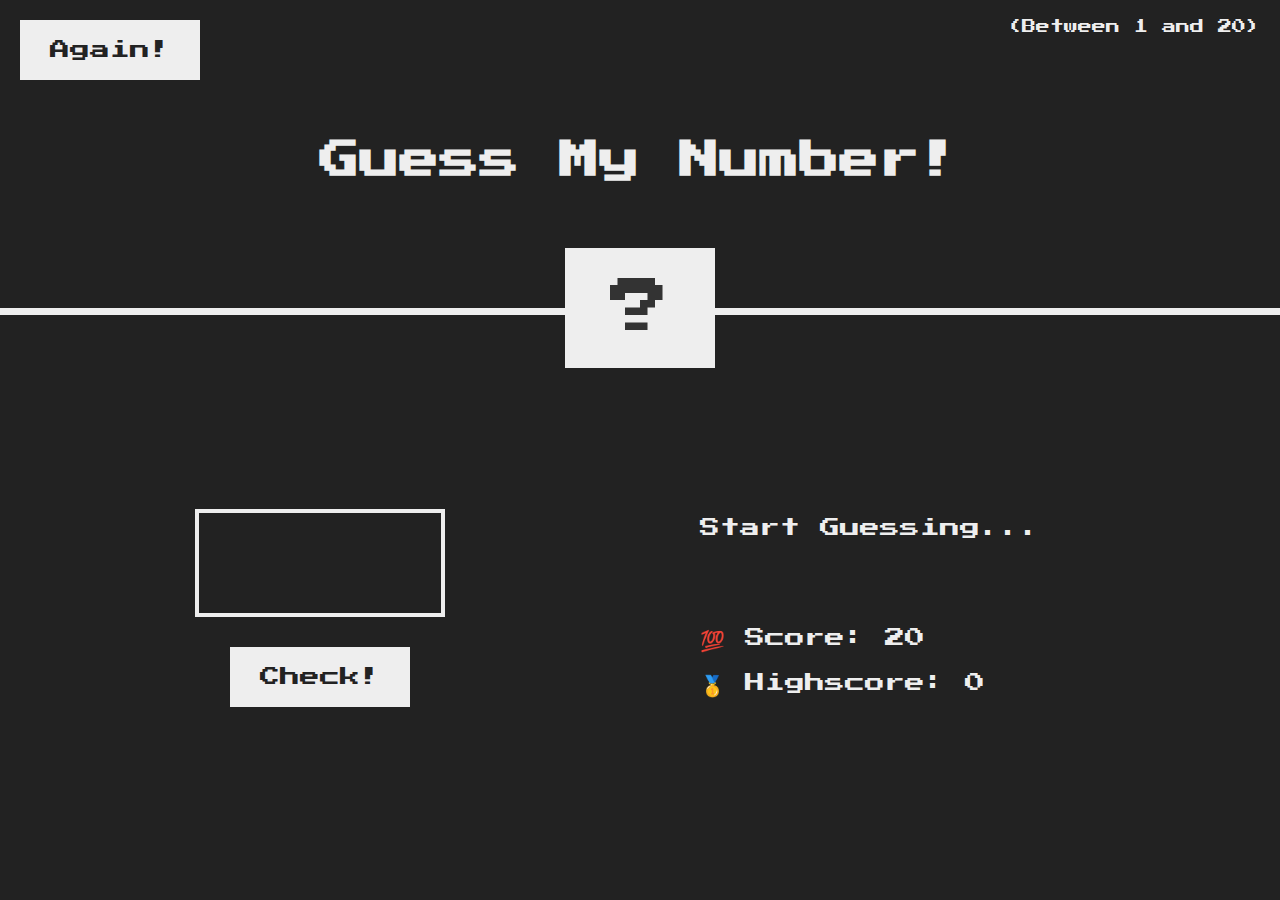
<file: jaun-projects/Guess-My-Number/index.html>
<!DOCTYPE html>
<html lang="en">
  <head>
    <meta charset="UTF-8" />
    <meta name="viewport" content="width=device-width, initial-scale=1.0" />
    <meta http-equiv="X-UA-Compatible" content="ie=edge" />
    <link rel="stylesheet" href="style.css" />
    <title>Guess My Number!</title>
  </head>
  <body>
    <header>
      <h1>Guess My Number!</h1>
      <p class="between">(Between 1 and 20)</p>
      <button class="btn again">Again!</button>
      <div class="number">?</div>
    </header>
    <main>
      <section class="left">
        <input type="number" class="guess" />
        <button class="btn check">Check!</button>
      </section>
      <section class="right">
        <p class="message">Start Guessing...</p>
        <p class="label-score">💯 Score: <span class="score">20</span></p>
        <p class="label-highscore">
          🥇 Highscore: <span class="highscore">0</span>
        </p>
      </section>
    </main>
    <script src="script.js"></script>
  </body>
</html>
</file>
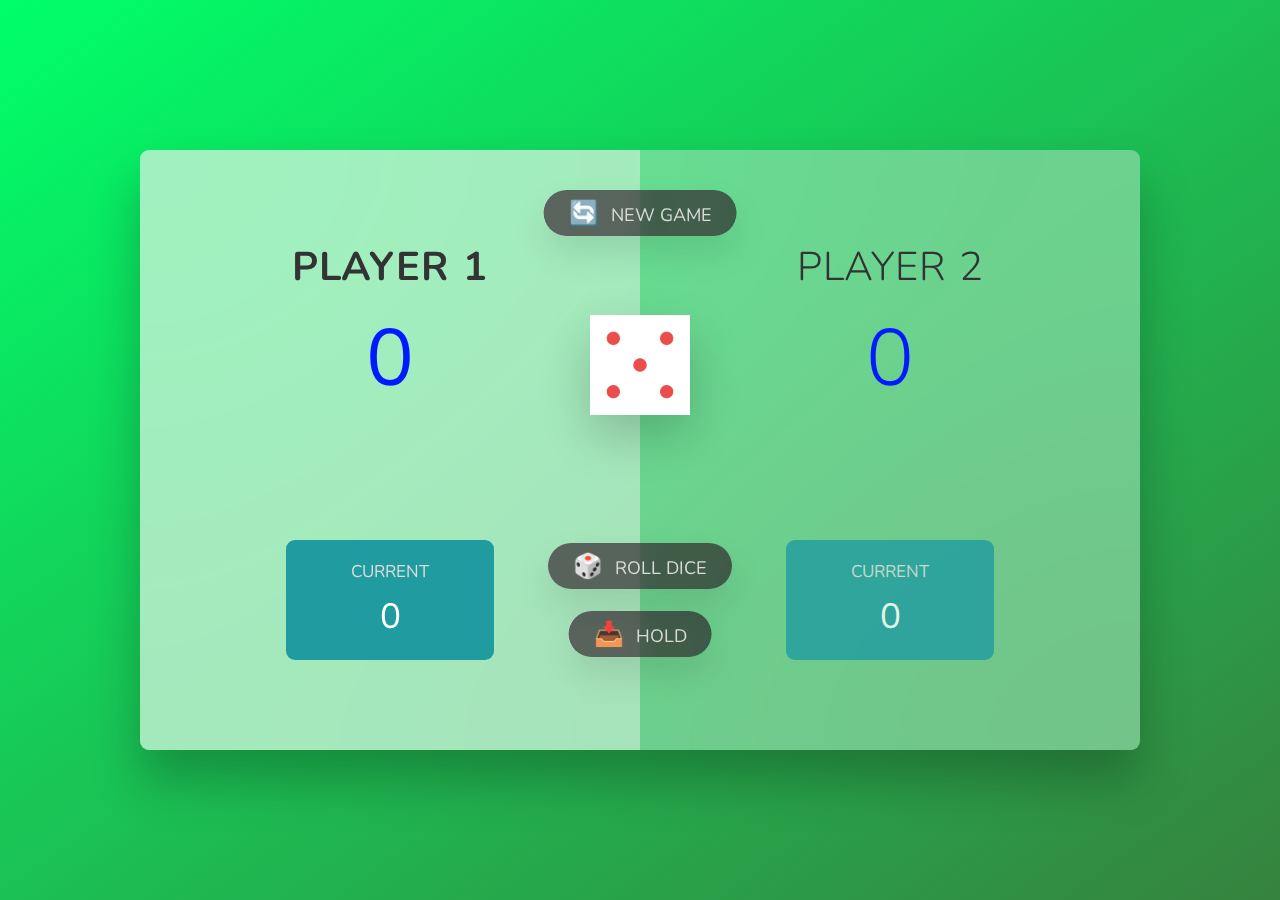
<file: jaun-projects/Pig-Game/index.html>
<!DOCTYPE html>
<html lang="en">
  <head>
    <meta charset="UTF-8" />
    <meta name="viewport" content="width=device-width, initial-scale=1.0" />
    <meta http-equiv="X-UA-Compatible" content="ie=edge" />
    <link rel="stylesheet" href="style.css" />
    <title>Pig Game</title>
  </head>
  <body>
    <main>
      <section class="player player--0 player--active">
        <h2 class="name" id="name--0">Player 1</h2>
        <p class="score" id="score--0">0</p>
        <div class="current">
          <p class="current-label">Current</p>
          <p class="current-score" id="current--0">0</p>
        </div>
      </section>
      <section class="player player--1">
        <h2 class="name" id="name--1">Player 2</h2>
        <p class="score" id="score--1">0</p>
        <div class="current">
          <p class="current-label">Current</p>
          <p class="current-score" id="current--1">0</p>
        </div>
      </section>

      <img src="dice-5.png" alt="Playing dice" class="dice" />
      <button class="btn btn--new">🔄 New game</button>
      <button class="btn btn--roll">🎲 Roll dice</button>
      <button class="btn btn--hold">📥 Hold</button>
    </main>
    <script src="script.js"></script>
  </body>
</html>
</file>
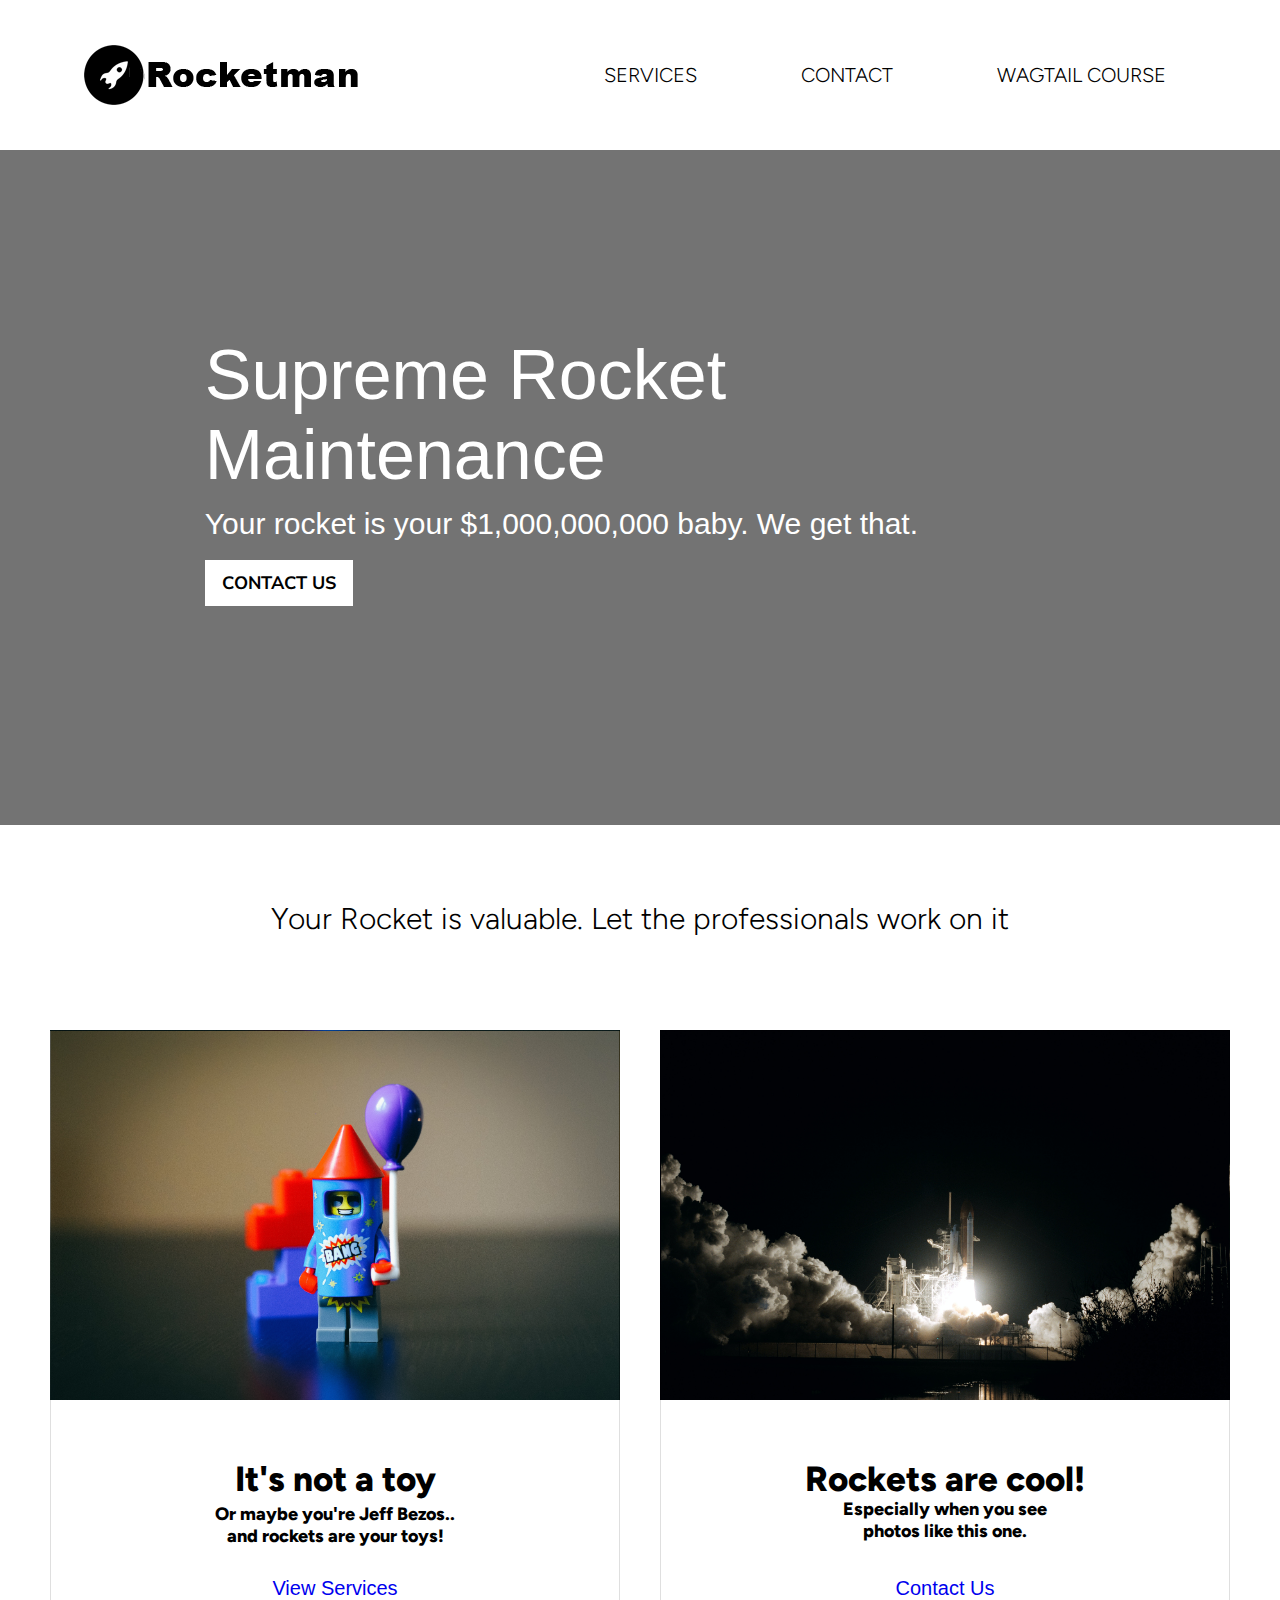
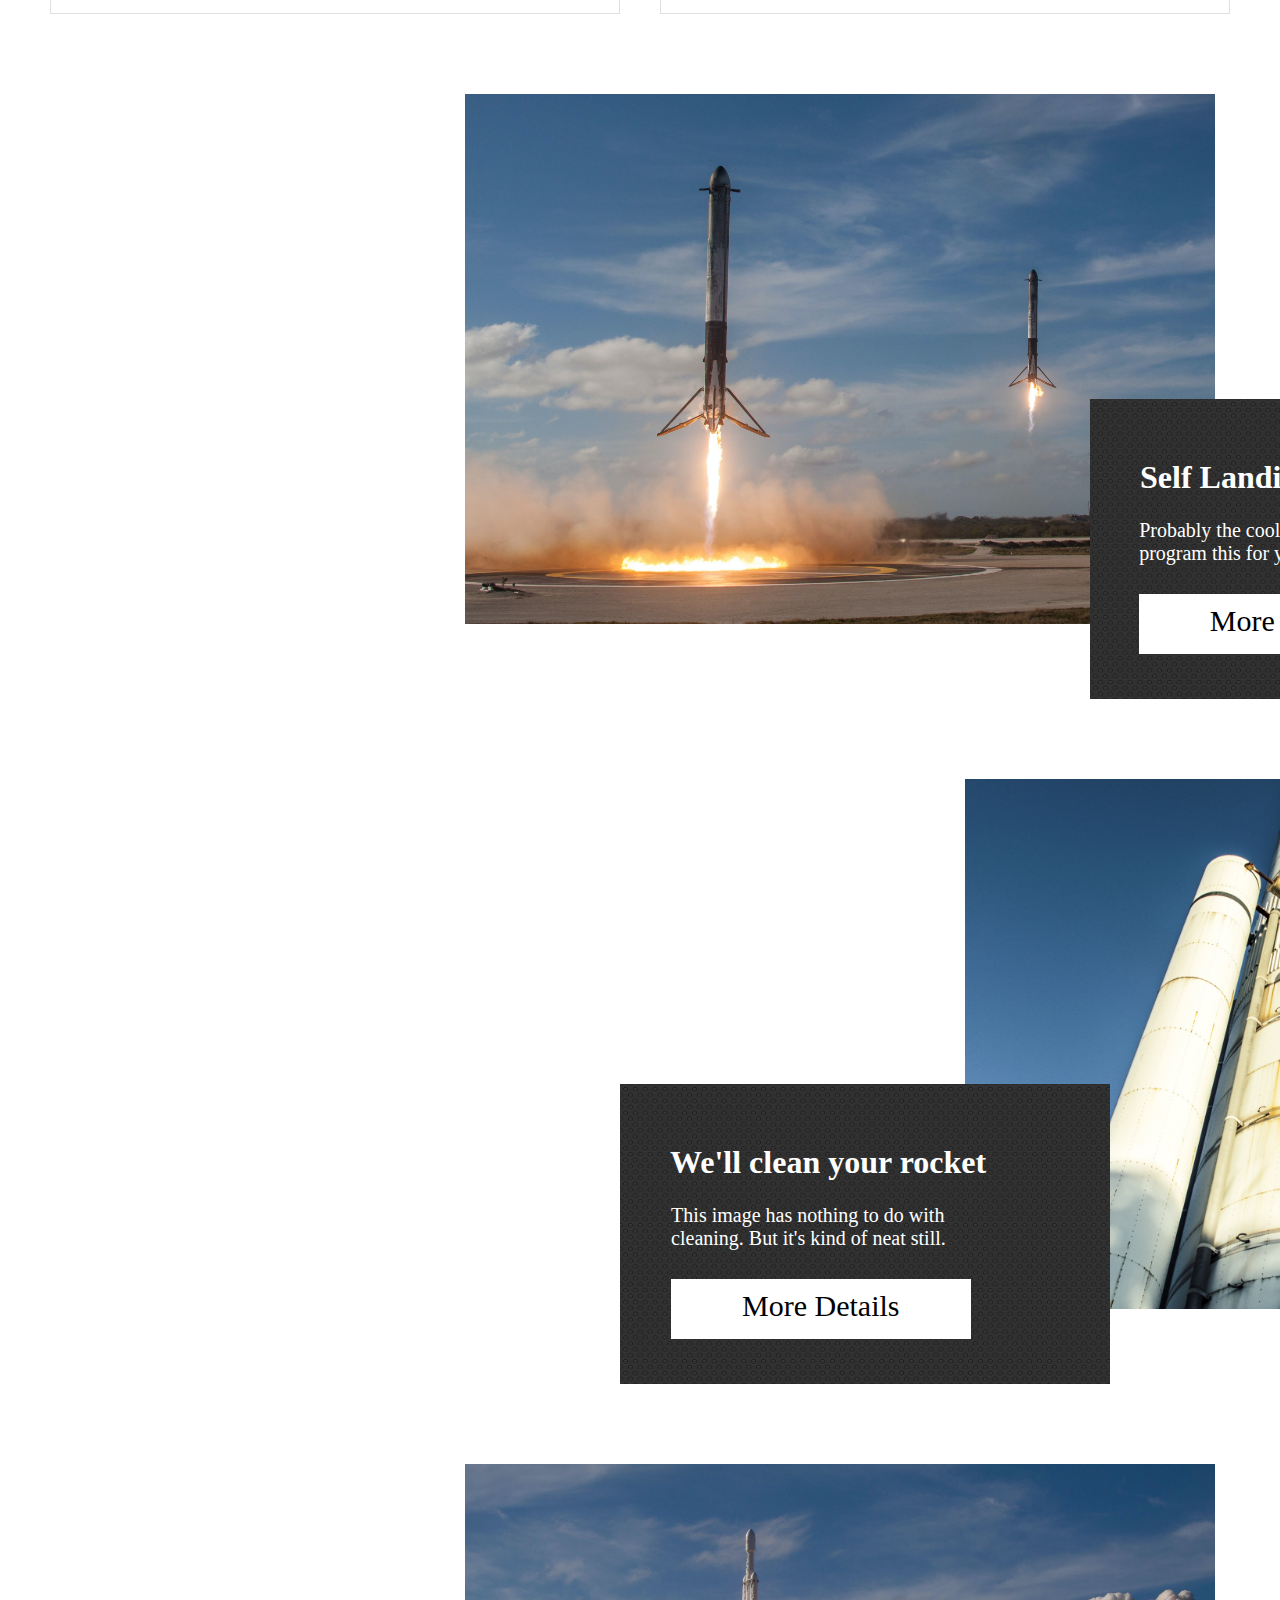
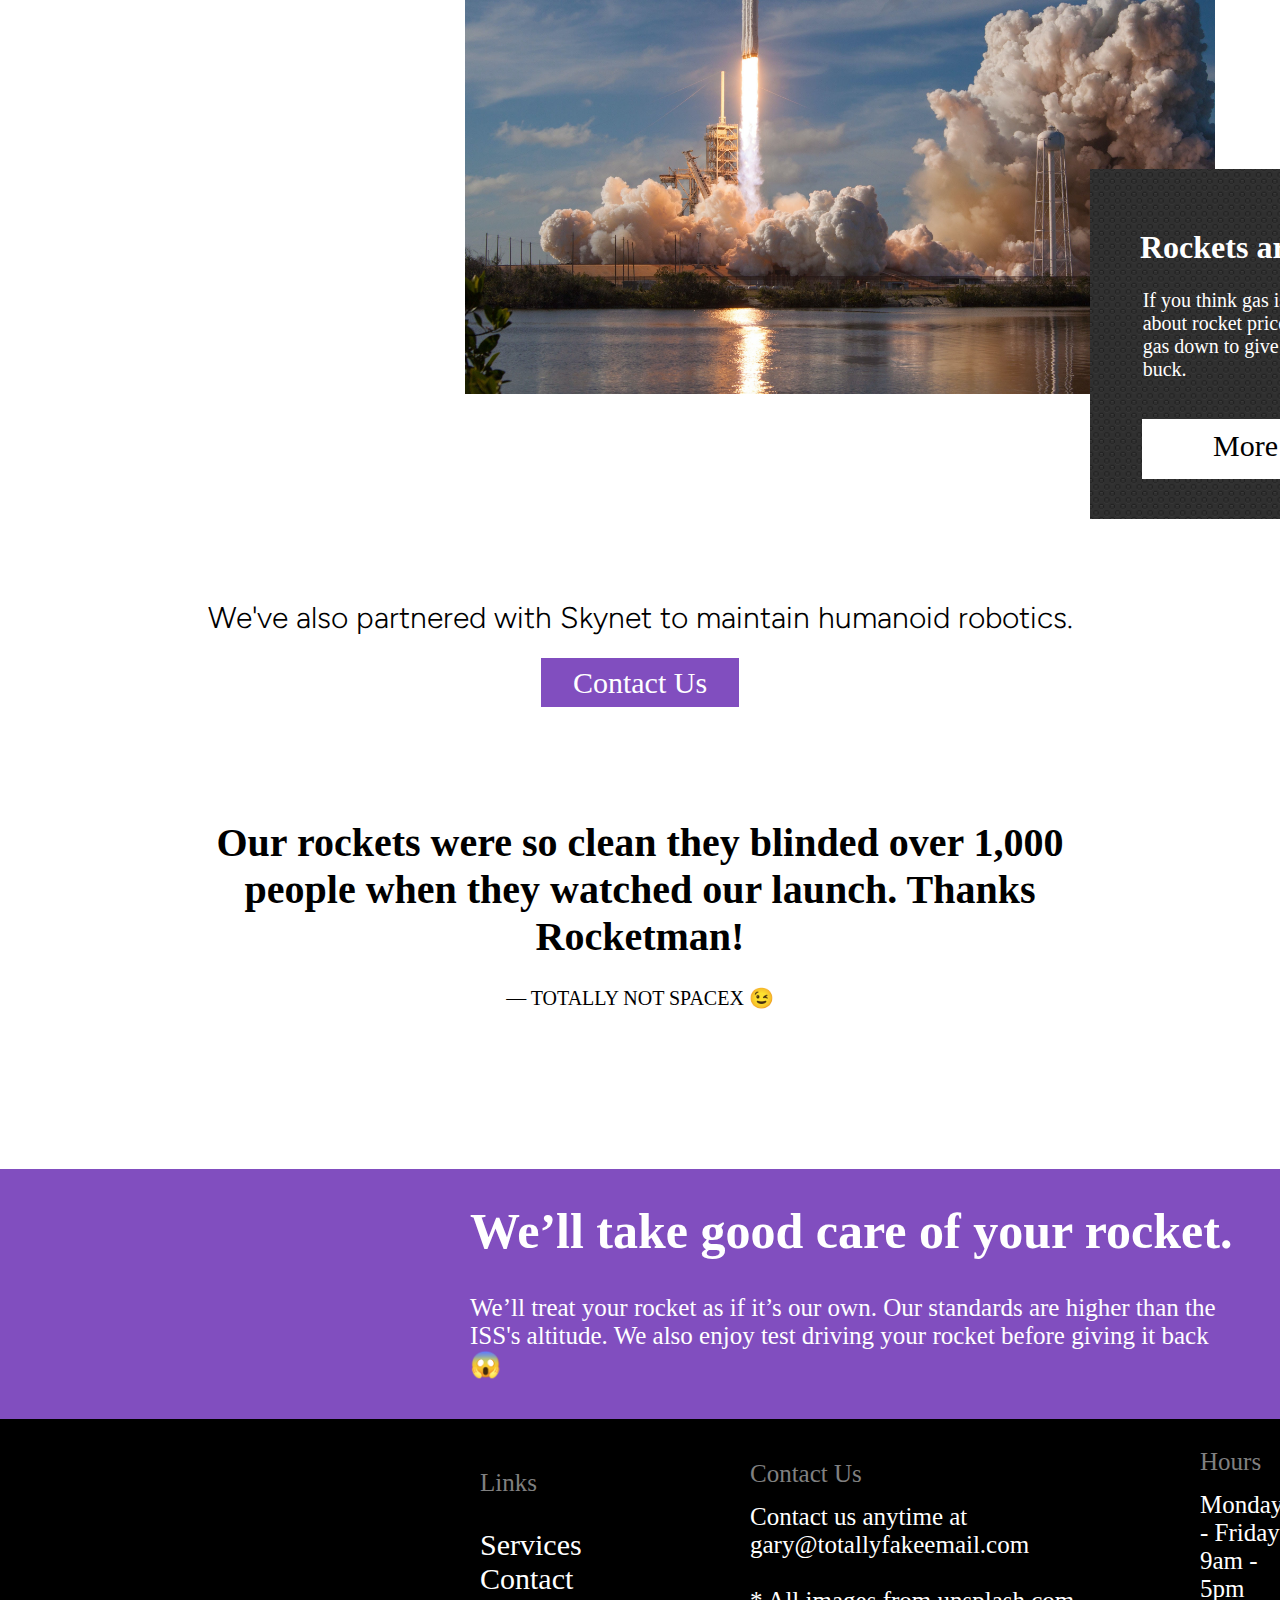
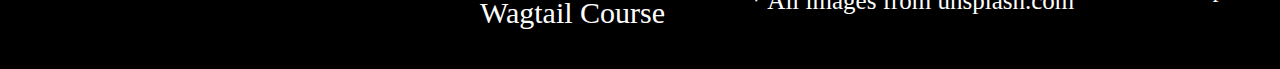
<file: jaun-projects/rocketman-clone/index.html>
<!DOCTYPE html>
<html lang="en">
<head>
    <meta charset="UTF-8">
    <meta name="viewport" content="width=device-width, initial-scale=1.0">
    <title>Rocketman Clone</title>
    <link rel="stylesheet" href="style.css">
    <link rel="preconnect" href="https://fonts.googleapis.com">
    <link rel="preconnect" href="https://fonts.gstatic.com" crossorigin>
    <link href="https://fonts.googleapis.com/css2?family=Figtree:wght@300&display=swap" rel="stylesheet">
</head>
<body>
    <div class="container"> 
        <header>
            <img class="logo" src="Rocketman/logo.24c25970fb09.png" alt="Rocketman logo">
            <nav>
                <ul class="nav-links">
                    <li>
                        <a href="https://rocketman.learnwagtail.com/services/">Services</a>
                    </li>
                    <li>
                        <a href="https://rocketman.learnwagtail.com/contact/">Contact</a>
                    </li>
                    <li>
                        <a href="https://learnwagtail.com/wagtail-for-beginners/">Wagtail Course</a>
                    </li>
                </ul>
            </nav>
        </header>

        <div class="banner">
            <h1 class="maintenance">
                    Supreme Rocket<br> Maintenance
            </h1>
            <p class="price">
                Your rocket is your $1,000,000,000 baby. We get that.
            </p>
            <a href="https://rocketman.learnwagtail.com/contact/ " class="contact blackbutton" type="button">Contact Us</a>
        </div>
    </div>

    <div class="container-2">
        <div><h3 class="professionals">Your Rocket is valuable. Let the professionals work on it</h3></div> 
    </div>

    <div class="grid">
        <div class="item block1">
        
        </div>
        <div class="item block2">
            <h5>It's not a toy</h5>
            <p>Or maybe you're Jeff Bezos..<br>and rockets are your toys!</p>
        </div>
        <div class="item block3">
            <button class="grid-service" type="button"><a href="#">View Services</a></button>
        </div>
        <div class="item block4">
        
        </div>
        <div class="item block5">
            <h5>Rockets are cool!</h5>
            <br>
            <p>Especially when you see<br>photos like this one.</p>
        </div>
        <div class="item block6">
            <button class="grid-contact" type="button"><a href="#">Contact Us</a></button>
        </div>


    </div>

    <div class="section-4">
        <div class="section-4-container">
            <div class="section-4-image"></div>
            <div class="section-4-info">
                <h1>Self Landing Rocket</h1>
                <p>Probably the coolest thing ever!!! We can<br> program this for you.</p>
                <a href="#" type="button">More Details</a>
            </div>
        </div>
    </div>

    <div class="section-5">
        <div class="section-5-container">
            <div class="section-5-image"></div>
            <div class="section-5-info">
                <h1>We'll clean your rocket</h1>
                <p>This image has nothing to do with<br>cleaning. But it's kind of neat still.</p>
                <a href="#" type="button">More Details</a>
            </div>
        </div>
    </div>

    <div class="section-6">
        <div class="section-6-container">
            <div class="section-6-image"></div>
            <div class="section-6-info">
                <h1>Rockets are gas guzzlers</h1>
                <p>If you think gas is expensive now.. think<br> about rocket prices! Luckily, we water our<br> gas down to give you more bang for your<br> buck.</p>
                <a href="#" type="button">More Details</a>
            </div>
        </div>
    </div>

    <div class="section-7-container">
        <div><h3 class="skynet">We've also partnered with Skynet to maintain humanoid robotics.</h3></div>
        <div class="section-7-button"><a href="#">Contact Us</a></div>
     </div>

     <div class="section-8-container">
        <div class="clean-rockets">
            <h1>Our rockets were so clean they blinded over 1,000<br> people when they watched our launch. Thanks<br> Rocketman!</h1>
            <h3>— TOTALLY NOT SPACEX 😉</3>
        </div>
     </div>

     <div class="section-9-container">
        <div class="footer-banner">
            <div>
                <h1>We’ll take good care of your rocket.</h1>
                <p>We’ll treat your rocket as if it’s our own. Our standards are higher than the<br> ISS's altitude. We also enjoy test driving your rocket before giving it back<br> 😱</p>
                <div class="section-9-button"><a type="button" href="#"></a>Contact Us</div>
            </div>
        </div>
     </div>

     <div class="footer-container">
        <footer class="footer-border">
            <div class="footer-info">
                <div class="footer-links">
                    <div class="footer-links-header">Links</div>
                    <ul>  
                    <li><div>Services</div></li>
                    <li><div>Contact</div></li>
                    <li><div>Wagtail Course</div></li>
                </ul>
                </div>
                <div class="footer-contact">
                    <div class="footer-contact-header">Contact Us</div>
                    <div>Contact us anytime at<br>
                        gary@totallyfakeemail.com<br>
                        <br>
                        * All images from unsplash.com</div>
                </div>
                <div class="hours"> 
                    <div class="hours-header">Hours</div>
                    <div>Monday - Friday<br>
                        9am - 5pm</div>
                </div>

                <div class="social">
                    <a href="#"><img src="Rocketman/twitter.547e4102088e.svg" alt="twwitter"></a>
                    <a href="#"><img src="Rocketman/youtube.4116506a463c.svg" alt="youtube"></a>
                    <p>© 2023 Rocketman</p>
                </div>

            </div>
        </footer>
     </div>
</body>
</html>
</file>
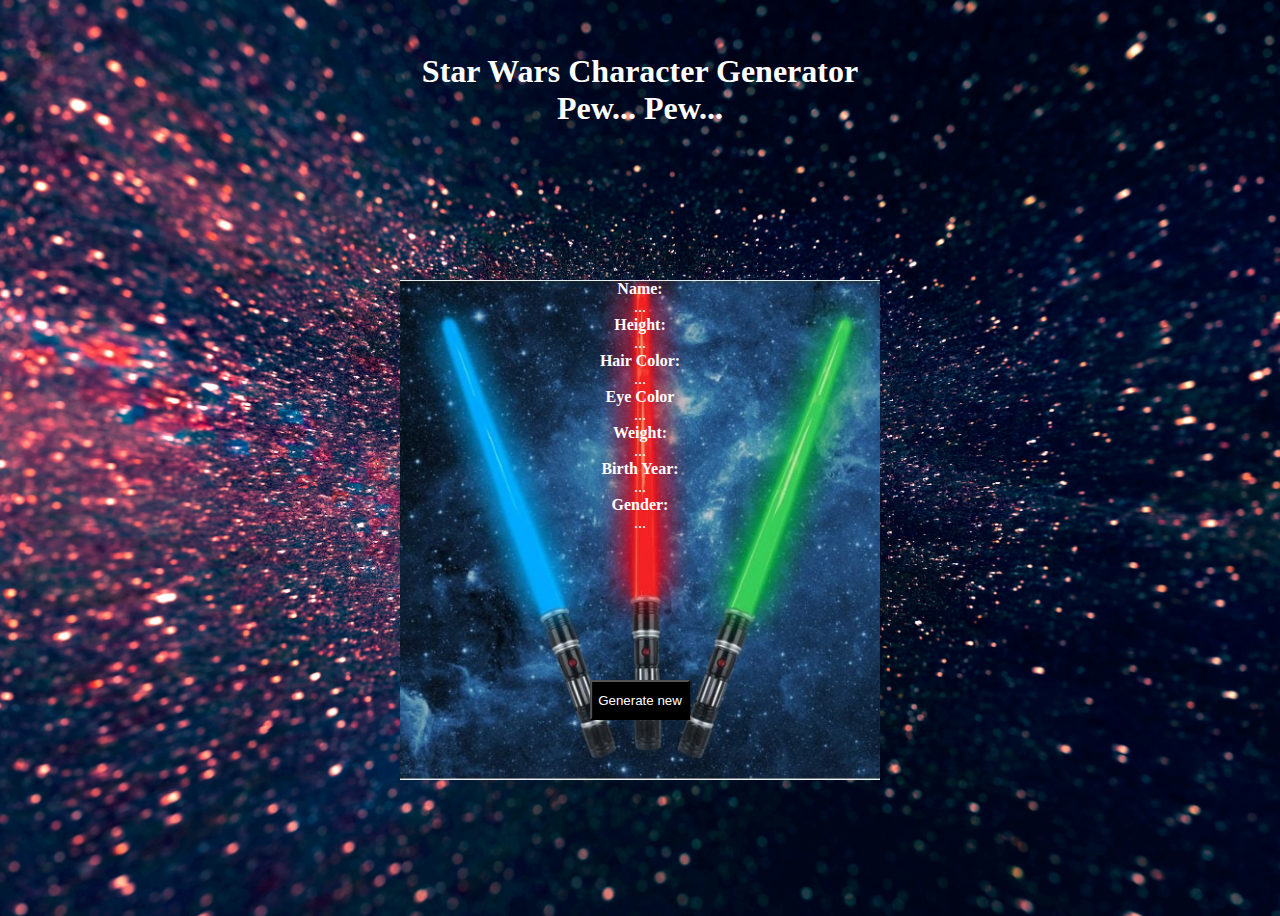
<file: jaun-projects/swapi-api-test/index.html>
<!DOCTYPE html>
<html lang="en">
  <head>
    <meta charset="UTF-8" />
    <meta name="viewport" content="width=device-width, initial-scale=1.0" />
    <title>Star Wars Character Generator</title>
    <link href="https://cdn.jsdelivr.net/npm/bootstrap@5.3.1/dist/css/bootstrap.min.css" rel="stylesheet" integrity="sha384-4bw+/aepP/YC94hEpVNVgiZdgIC5+VKNBQNGCHeKRQN+PtmoHDEXuppvnDJzQIu9" crossorigin="anonymous">
    <link rel="stylesheet" href="style.css  ">
  </head>
  <body>
    <h1 class="header">Star Wars Character Generator<br>Pew... Pew...</h1>
    <div class="box">
        <strong>Name:</strong>
      <div id="name">...</div>

        <strong>Height:</strong>
      <div id="height">...</div>

        <strong>Hair Color:</strong>
      <div id="hair-color">...</div>

      <strong>Eye Color</strong>
      <div id="eye-color">...</div>

      <strong>Weight:</strong>
      <div id="weight">...</div>

      <strong>Birth Year:</strong>
      <div id="birth-year">...</div>

      <strong>Gender:</strong>
      <div id="gender">...</div>
    </div>
    <div class="button">
      <a href="">
        <button class="generate">Generate new</button>
      </a>
    </div>

    <script src="script.js"></script>
    <script src="https://cdn.jsdelivr.net/npm/bootstrap@5.3.1/dist/js/bootstrap.bundle.min.js" integrity="sha384-HwwvtgBNo3bZJJLYd8oVXjrBZt8cqVSpeBNS5n7C8IVInixGAoxmnlMuBnhbgrkm" crossorigin="anonymous"></script>
  </body>
</html>
</file>
<file: jaun-projects/Guess-My-Number/style.css>
@import url('https://fonts.googleapis.com/css?family=Press+Start+2P&display=swap');

* {
  margin: 0;
  padding: 0;
  box-sizing: inherit;
}

html {
  font-size: 62.5%;
  box-sizing: border-box;
}

body {
  font-family: 'Press Start 2P', sans-serif;
  color: #eee;
  background-color: #222;
  /* background-color: #60b347; */
}

/* LAYOUT */
header {
  position: relative;
  height: 35vh;
  border-bottom: 7px solid #eee;
}

main {
  height: 65vh;
  color: #eee;
  display: flex;
  align-items: center;
  justify-content: space-around;
}

.left {
  width: 52rem;
  display: flex;
  flex-direction: column;
  align-items: center;
}

.right {
  width: 52rem;
  font-size: 2rem;
}

/* ELEMENTS STYLE */
h1 {
  font-size: 4rem;
  text-align: center;
  position: absolute;
  width: 100%;
  top: 52%;
  left: 50%;
  transform: translate(-50%, -50%);
}

.number {
  background: #eee;
  color: #333;
  font-size: 6rem;
  width: 15rem;
  padding: 3rem 0rem;
  text-align: center;
  position: absolute;
  bottom: 0;
  left: 50%;
  transform: translate(-50%, 50%);
}

.between {
  font-size: 1.4rem;
  position: absolute;
  top: 2rem;
  right: 2rem;
}

.again {
  position: absolute;
  top: 2rem;
  left: 2rem;
}

.guess {
  background: none;
  border: 4px solid #eee;
  font-family: inherit;
  color: inherit;
  font-size: 5rem;
  padding: 2.5rem;
  width: 25rem;
  text-align: center;
  display: block;
  margin-bottom: 3rem;
}

.btn {
  border: none;
  background-color: #eee;
  color: #222;
  font-size: 2rem;
  font-family: inherit;
  padding: 2rem 3rem;
  cursor: pointer;
}

.btn:hover {
  background-color: #ccc;
}

.message {
  margin-bottom: 8rem;
  height: 3rem;
}

.label-score {
  margin-bottom: 2rem;
}
</file>
<file: jaun-projects/Pig-Game/style.css>
@import url('https://fonts.googleapis.com/css2?family=Nunito&display=swap');

* {
  margin: 0;
  padding: 0;
  box-sizing: inherit;
}

html {
  font-size: 62.5%;
  box-sizing: border-box;
}

body {
  font-family: 'Nunito', sans-serif;
  font-weight: 400;
  height: 100vh;
  color: #333;
  background-image: linear-gradient(to top left, #36823e 0%, #00ff6a 100%);
  display: flex;
  align-items: center;
  justify-content: center;
}

/* LAYOUT */
main {
  position: relative;
  width: 100rem;
  height: 60rem;
  background-color: rgba(255, 255, 255, 0.35);
  backdrop-filter: blur(200px);
  filter: blur();
  box-shadow: 0 3rem 5rem rgba(0, 0, 0, 0.25);
  border-radius: 9px;
  overflow: hidden;
  display: flex;
}

.player {
  flex: 50%;
  padding: 9rem;
  display: flex;
  flex-direction: column;
  align-items: center;
  transition: all 0.75s;
}

/* ELEMENTS */
.name {
  position: relative;
  font-size: 4rem;
  text-transform: uppercase;
  letter-spacing: 1px;
  word-spacing: 2px;
  font-weight: 300;
  margin-bottom: 1rem;
}

.score {
  font-size: 8rem;
  font-weight: 300;
  color: rgb(0, 26, 255);
  margin-bottom: auto;
}

.player--active {
  background-color: rgba(255, 255, 255, 0.4);
}
.player--active .name {
  font-weight: 700;
}
.player--active .score {
  font-weight: 400;
}

.player--active .current {
  opacity: 1;
}

.current {
  background-color: #209ca0;
  opacity: 0.8;
  border-radius: 9px;
  color: #fff;
  width: 65%;
  padding: 2rem;
  text-align: center;
  transition: all 0.75s;
}

.current-label {
  text-transform: uppercase;
  margin-bottom: 1rem;
  font-size: 1.7rem;
  color: #ddd;
}

.current-score {
  font-size: 3.5rem;
}

/* ABSOLUTE POSITIONED ELEMENTS */
.btn {
  position: absolute;
  left: 50%;
  transform: translateX(-50%);
  color: #dadada;
  background: none;
  border: none;
  font-family: inherit;
  font-size: 1.8rem;
  text-transform: uppercase;
  cursor: pointer;
  font-weight: 400;
  transition: all 0.2s;

  background-color: rgb(0, 0, 0);
  background-color: rgba(1, 1, 1, 0.6);
  backdrop-filter: blur(10px);

  padding: 0.7rem 2.5rem;
  border-radius: 50rem;
  box-shadow: 0 1.75rem 3.5rem rgba(0, 0, 0, 0.1);
}

.btn::first-letter {
  font-size: 2.4rem;
  display: inline-block;
  margin-right: 0.7rem;
}

.btn--new {
  top: 4rem;
}
.btn--roll {
  top: 39.3rem;
}
.btn--hold {
  top: 46.1rem;
}

.btn:active {
  transform: translate(-50%, 3px);
  box-shadow: 0 1rem 2rem rgba(0, 0, 0, 0.15);
}

.btn:focus {
  outline: none;
}

.dice {
  position: absolute;
  left: 50%;
  top: 16.5rem;
  transform: translateX(-50%);
  height: 10rem;
  box-shadow: 0 2rem 5rem rgba(0, 0, 0, 0.2);
}

.player--winner {
  background-color: #2f2f2f;
}

.player--winner .name {
  font-weight: 700;
  color: #fbfb11;
}
</file>
<file: jaun-projects/rocketman-clone/style.css>
@import url("https://fonts.googleapis.com/css2?family=Nunito+Sans:wght@200&display=swap");

* {
  box-sizing: border-box;
  text-decoration: none;
}

body {
  background-color: white;
  margin: 0;
  padding: 0;
}

.nav-links {
  list-style: none;
  position: relative;
  margin: 0.625em auto;
  left: auto;
  top: 0;
}

.navigation {
  display: flex;
  max-width: 100%;
  position: absolute;
  height: 5em;
  width: 100%;
}

.navigation a {
  position: absolute;
  display: flex;
  top: 0;
  left: auto;
}

li a,
.blackbutton {
  font-family: "Figtree", sans-serif;
  font-weight: 300;
  font-size: 1.25em;
  color: black;
  text-decoration: none;
  text-transform: uppercase;
  padding: 0 2.5em;
}

.logo {
  margin-right: auto;
  margin-left: 1.25em;
  display: flex;
  cursor: pointer;
}

header {
  display: flex;
  justify-content: flex-end;
  align-items: center;
  margin: 2.5em 5%;
  padding-bottom: 3px;
  padding-top: 3px;
}

.nav-links li {
  display: contents;
  padding: 0 0.1875em;
}

.banner {
  position: absolute;
  /* background: rgb(2,0,36); */
  background-image: linear-gradient(
      90deg,
      rgba(0, 0, 0, 0.55) 0%,
      rgba(0, 0, 0, 0.55) 100%
    ),
    url(https://images.unsplash.com/photo-1517976487492-5750f3195933?ixlib=rb-4.0.3&ixid=M3wxMjA3fDB8MHxwaG90by1wYWdlfHx8fGVufDB8fHx8fA%3D%3D&auto=format&fit=crop&w=870&q=80);
  display: flexbox;
  height: 42.1875em;
  width: 100%;
  background-size: cover;
  background-position: 50%;
  box-sizing: border-box;
}

.maintenance {
  position: relative;
  color: white;
  margin-top: 11.5625rem;
  margin-left: 16%;
  font-size: 4.375em;
  font-weight: 300;
  font-family: proxima-nova, -apple-system, BlinkMacSystemFont, Segoe UI, Roboto,
    Helvetica Neue, Arial, Noto Sans, sans-serif, Apple Color Emoji,
    Segoe UI Emoji, Segoe UI Symbol, Noto Color Emoji;
  display: flex;
}

.price {
  position: relative;
  color: white;
  margin-top: -2.1875rem;
  margin-left: 16%;
  font-size: 1.875rem;
  font-weight: 300;
  font-family: proxima-nova, -apple-system, BlinkMacSystemFont, Segoe UI, Roboto,
    Helvetica Neue, Arial, Noto Sans, sans-serif, Apple Color Emoji,
    Segoe UI Emoji, Segoe UI Symbol, Noto Color Emoji;
  box-sizing: border-box;
  display: flex;
  /* padding-bottom: 40px; */
}

.contact {
  position: relative;
  text-transform: uppercase;
  margin-top: 0.9375em;
  margin-left: 16%;
  padding: 0.625em 0.9375em;
  height: 3.125em;
  background-color: white;
  font-weight: bold;
  display: flexbox;
  font-size: 1.125em;
  font-family: "Nunito Sans", system-ui, -apple-system, BlinkMacSystemFont,
    "Segoe UI", Roboto, Oxygen, Ubuntu, Cantarell, "Open Sans", "Helvetica Neue",
    sans-serif;
}

.container-2 {
  position: absolute;
  height: auto;
  width: 100%;
}

.professionals {
  position: relative;
  display: block;
  margin-top: 46.875rem;
  text-align: center;
  font-family: "Figtree", sans-serif;
  font-weight: 300;
  font-size: 1.875em;
}

.grid {
  display: grid;
  grid-template-columns: auto auto;
  grid-column-gap: 2.5em;
  justify-content: center;
  margin-top: 53.125em;
  padding-top: 4.375em;
  width: 100%;
}

.item {
  display: flexbox;
}

.block1 {
  grid-row-start: 1;
  grid-row-end: 4;
  height: 23.125em;
  width: 35.625em;
  background-image: url(Rocketman/nik-8yCmQODY2SY-unsplash.jpg);
  background-size: cover;
  border-left: 0.0625em solid rgba(0, 0, 0, 0.125);
  border-right: 0.0625em solid rgba(0, 0, 0, 0.125);
  border-top: 0.0625em solid rgba(0, 0, 0, 0.125);
  display: flex;
}

.block2 {
  grid-column-start: 1;
  grid-column-end: 2;
  border-left: 0.0625em solid rgba(0, 0, 0, 0.125);
  border-right: 0.0625em solid rgba(0, 0, 0, 0.125);
}

.block3 {
  grid-column-start: 1;
  grid-column-end: 2;
  text-align: center;
  border-left: 0.0625em solid rgba(0, 0, 0, 0.125);
  border-right: 0.0625em solid rgba(0, 0, 0, 0.125);
  border-bottom: 0.0625em solid rgba(0, 0, 0, 0.125);
}

.block4 {
  grid-row-start: 1;
  grid-row-end: 4;
  height: 23.125em;
  width: 35.625em;
  background-image: url(Rocketman/nasa-n463SoeSiVY-unsplash.jpg);
  background-size: cover;
  border-left: 0.0625em solid rgba(0, 0, 0, 0.125);
  border-right: 0.0625em solid rgba(0, 0, 0, 0.125);
  border-top: 0.0625em solid rgba(0, 0, 0, 0.125);
  display: flex;
}

.block5 {
  grid-column-start: 2;
  grid-column-end: 3;
  grid-row-start: 4;
  border-left: 0.0625em solid rgba(0, 0, 0, 0.125);
  border-right: 0.0625em solid rgba(0, 0, 0, 0.125);
}

.block6 {
  text-align: center;
  border-left: 0.0625em solid rgba(0, 0, 0, 0.125);
  border-right: 0.0625em solid rgba(0, 0, 0, 0.125);
  border-bottom: 0.0625em solid rgba(0, 0, 0, 0.125);
}

.block2 h5 {
  text-align: center;
  font-size: 2.1875em;
  font-weight: 800;
  font-style: normal;
  font-family: "Figtree", sans-serif;
}

.block2 p {
  text-align: center;
  font-size: 1.125em;
  font-weight: 800;
  font-style: normal;
  font-family: "Figtree", sans-serif;
  margin-top: -3.125em;
}

.block5 h5 {
  text-align: center;
  font-size: 2.1875em;
  font-weight: 800;
  font-style: normal;
  font-family: "Figtree", sans-serif;
}

.block5 p {
  text-align: center;
  font-size: 1.125em;
  font-weight: 800;
  font-style: normal;
  font-family: "Figtree", sans-serif;
  margin-top: -4.375em;
}

.grid-contact {
  border: none;
  padding: 0.625em 0.9375em;
  background-color: white;
  font-size: 1.25em;
  color: blue;
}

.grid-service {
  border: none;
  padding: 0.625em 0.9375em;
  background-color: white;
  font-size: 1.25em;
  color: blue;
}

.section-4 {
    display:flex;
    padding-top: 5em;


}

.section-4-container {
    display: flexbox;
    flex-wrap: wrap;
    position: relative;
}

.section-4-image {
    display: flex;
    height: 33.125em;
    width: 46.875em;
    background-size: cover;
    background-color: black;
    background-image: url(Rocketman/spacex-MEW1f-yu2KI-unsplash.jpg);
    background-position: 50%;
    flex-basis: 65%;
    z-index: -1;
    margin-left: 465px;
}   

.section-4-info {
    z-index: 1;
    position: relative;
    margin-left: 1090px;
    margin-top: -225px;
    background-image: url(Rocketman/grey-pattern.b4f896f3f272.png);
    display: flex;
    width: 490px;
    height: 300px;
    background-color: black;
    background-size: cover;
    display: flexbox;
}

.section-4-info h1 {
  color: white;
  margin-left:50px ;
  margin-top: 60px;
  font-weight: bolder;
}

.section-4-info p {
  color: white;
  margin-top: 120px;
  margin-left: -280px;
  font-size: 20px;
  font-weight: 300;
}

.section-4-info a {
  position: relative;
  color: black;
  margin-top:195px ;
  margin-left:-333px ;
  background-color: white;
  display: flexbox;
  padding: 10px 10px;
  box-sizing: border-box;
  height: 60px;
  width: 300px;
  font-size: 30px;
  text-align: center;
}

.section-5 {
  display:flex;
  padding-top: 5em;


}

.section-5-container {
  display: flexbox;
  flex-wrap: wrap;
  position: relative;
}

.section-5-image {
  display: flex;
  height: 33.125em;
  width: 46.875em;
  background-size: cover;
  background-color: black;
  background-image: url(Rocketman/pablo-guerrero-pGXUwHZQ5eI-unsplash.jpg);
  background-position: 50%;
  flex-basis: 65%;
  z-index: -1;
  margin-left: 965px;
}   

.section-5-info {
  z-index: 1;
  position: relative;
  margin-left: 620px;
  margin-top: -225px;
  background-image: url(Rocketman/grey-pattern.b4f896f3f272.png);
  display: flex;
  width: 490px;
  height: 300px;
  background-color: black;
  background-size: cover;
  display: flexbox;
}

.section-5-info h1 {
  color: white;
  margin-left:50px ;
  margin-top: 60px;
  font-weight: bolder;
}

.section-5-info p {
  color: white;
  margin-top: 120px;
  margin-left: -315px;
  font-size: 20px;
  font-weight: 300;
}

.section-5-info a {
  position: relative;
  color: black;
  margin-top:195px ;
  margin-left:-275px ;
  background-color: white;
  display: flexbox;
  padding: 10px 10px;
  box-sizing: border-box;
  height: 60px;
  width: 300px;
  font-size: 30px;
  text-align: center;
}

.section-6 {
  display:flex;
  padding-top: 5em;

}

.section-6-container {
  display: flexbox;
  flex-wrap: wrap;
  position: relative;
}

.section-6-image {
  display: flex;
  height: 33.125em;
  width: 46.875em;
  background-size: cover;
  background-color: black;
  background-image: url(Rocketman/spacex-OHOU-5UVIYQ-unsplash.jpg);
  background-position: 50%;
  flex-basis: 65%;
  z-index: -1;
  margin-left: 465px;
}   

.section-6-info {
  z-index: 1;
  position: relative;
  margin-left: 1090px;
  margin-top: -225px;
  background-image: url(Rocketman/grey-pattern.b4f896f3f272.png);
  display: flex;
  width: 490px;
  height: 350px;
  background-color: black;
  background-size: cover;
  display: flexbox;
}

.section-6-info h1 {
color: white;
margin-left:50px ;
margin-top: 60px;
font-weight: bolder;
}

.section-6-info p {
color: white;
margin-top: 120px;
margin-left: -330px;
font-size: 20px;
font-weight: 300;
}

.section-6-info a {
position: relative;
color: black;
margin-top:250px ;
margin-left:-340px ;
background-color: white;
display: flexbox;
padding: 10px 10px;
box-sizing: border-box;
height: 60px;
width: 300px;
font-size: 30px;
text-align: center;
}

.section-7-container {
  position: absolute;
  width: 100%;
  justify-content: center;
}

.skynet {
  position: relative;
  display: block;
  text-align: center;
  font-family: "Figtree", sans-serif;
  font-weight: 300;
  font-size: 1.875em;
  margin-top:80px;
}

.section-7-button {
  position: relative;
  color: black;
  display: flexbox;
  box-sizing: border-box;
  height: 60px;
  font-size: 30px;
  text-align: center;
}
.section-7-button a {
  background-color: #814ebf;
  color: white;
  padding: 0.5rem 2rem;
}

.section-8-container {
  height:300px ;
  width: 100%;
  position: relative;
  margin-top:300px ;
  justify-content: center;
}

.clean-rockets h1 {
  text-align: center;
  font-size: 40px;
  font-weight: bold;
}

.clean-rockets h3 {
  text-align: center;
  font-weight: 300;
  font-size: 20px;
}

.section-9-container {
  position: absolute;
  width: 100%;
  justify-content: center;
  margin-top: 50px;
  background-color: #814ebf;
  height: 250px;
}

.section-9-container h1 {
  color: white;
  margin-left: 470px;
  font-size: 50px;
  font-weight: bold;
}

.section-9-container p {
  color: white;
  margin-left: 470px;
  font-size: 25px;
  font-weight: 500;
}

.section-9-button {
  margin-left:1500px ;
  padding: 15px 30px;
  background-color: white;
  width: fit-content;
  margin-top: -140px;
  font-size: 30px;
}

.footer-container {
  width: 100%;
  position: relative;
  margin-top: 300px;
}

.footer-border {
  height: 250px;
  background-color: black;
}

.footer-info {
  color: white;
}

.footer-links {
margin-left: 440px;
font-size: 30px;
}

.footer-links li {
  list-style: none

}

.footer-links-header {
  margin-left: 40px;
  margin-top: 50px; 
  padding: 0;
  display: inline-flex;
  position: relative;
  color: gray ;
  font-size: 25px;
}

.footer-contact-header {
  position: relative;
  display: flex;
  margin-top: -200px;
  font-size: 25px;
  padding-bottom: 15px;
  color: gray;
}

.footer-contact {
  margin-left: 750px;
  font-size: 25px;
  font-weight: 300;
}

.hours-header {
  margin-top: -167px;
  padding-bottom: 15px;
  font-size: 25px;
  color: gray;
}

.hours {
  margin-left: 1200px;
  font-size: 25px;
}

.social {
  position: relative;
  margin-left: 1600px;
  margin-top: -80px;
}
</file>
<file: jaun-projects/swapi-api-test/style.css>
body {
    background-image: url(/jaun-projects/swapi-api-test/resources/billy-huynh-W8KTS-mhFUE-unsplash.jpg);
    z-index: -1;
    background-size: cover;
    background-repeat: no-repeat;
    background-position: center;
    height: 100vh;
    width: 100vw;
    display: flex;
}

.header {
    left: 50%;
    transform: translate(-50%);
    top: 1em ;
    position: absolute;
    width: 100%;
    color: white;
    text-align: center; 

}

.box {
    height: 500px;
    width: 30em;
    position: absolute;
    left: 50%;
    top: 50%;
    transform: translate(-50%, -50%);
    margin-top: 5em;
    z-index: 1;
    background-image: url(/jaun-projects/swapi-api-test/resources/LESUTER-TOYS-22words-768x563.jpg);
    background-position: center;
    background-size:cover ;
    color: white;   
    justify-content: center;
    text-align: center;
}

.data {
    position: relative;
    left: 50%;
    top: 50%;
    transform: translate(-50%, -50%);
    z-index: 1;
    text-align: center;
}

.button button {
    position: absolute;
    height: 40px;
    left: 50%;
    transform: translate(-50%);
    top: 51em;
    z-index: 1;
    background-color: black;
    color: white;
    }
</file>
